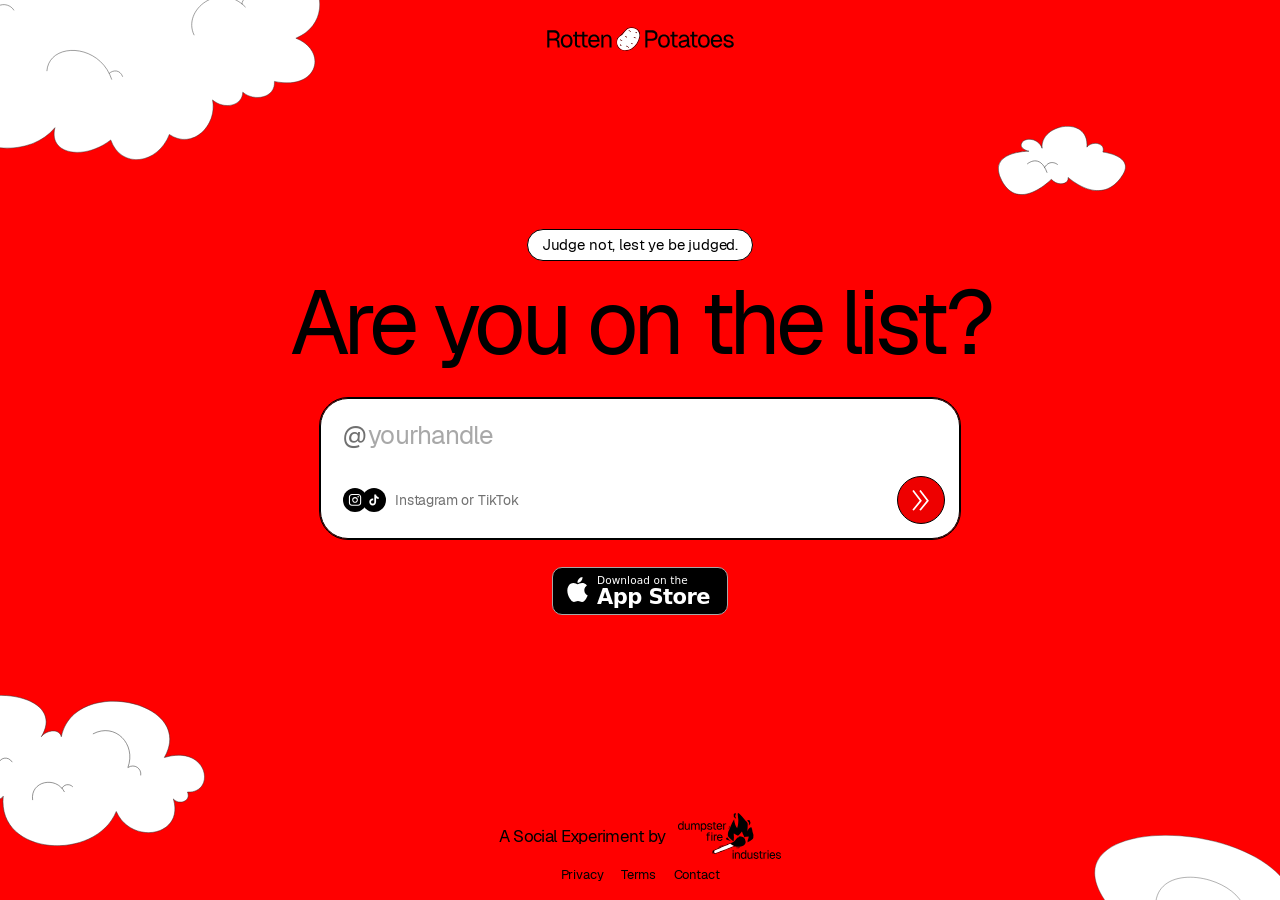
<file: index.html>
<!doctype html>
<html lang="en">
<head>
<meta charset="utf-8">
<meta name="viewport" content="width=device-width, initial-scale=1, viewport-fit=cover">
<title>Rotten Potatoes — Are you on the list?</title>
<meta name="description" content="St. Louis creators, ranked by pure data. Type your handle to find out if you’re on the list.">
<meta name="theme-color" content="#FF0000">
<meta property="og:title" content="Are you on the list? — Rotten Potatoes">
<meta property="og:description" content="St. Louis creators, ranked by pure data. Judge not, lest ye be judged.">
<link rel="preload" href="assets/fonts/Geist-Regular.woff2" as="font" type="font/woff2" crossorigin>
<style>
  @font-face{font-family:Geist;font-weight:400;font-style:normal;font-display:swap;src:url("assets/fonts/Geist-Regular.woff2") format("woff2")}
  @font-face{font-family:Geist;font-weight:500;font-style:normal;font-display:swap;src:url("assets/fonts/Geist-Medium.woff2") format("woff2")}

  /* The app's tokens: page red from the marketing cards, screen red (#EE0000) from
     Theme.swift, black ink, white paper, thin outlines, no shadows. */
  :root{
    --page:#FF0000; --red:#EE0000; --ink:#000; --paper:#fff; --muted:#707070;
    --line:1.5px;
    --soft:cubic-bezier(.22,1,.36,1);
    --bouncy:cubic-bezier(.34,1.56,.64,1);
  }
  *{box-sizing:border-box}
  html,body{margin:0;height:100%}
  body{
    background:var(--page); color:var(--ink); overflow:hidden;
    font:400 16px/1.3 Geist,-apple-system,system-ui,sans-serif; letter-spacing:-.01em;
    -webkit-font-smoothing:antialiased; -webkit-tap-highlight-color:transparent;
  }
  img{display:block}
  button,input{font:inherit;color:inherit}
  button{cursor:pointer}

  /* ---------- Sky: the app's clouds, sailing slowly ---------- */
  .sky{position:fixed; inset:0; z-index:0; overflow:hidden; pointer-events:none}
  .cloud,.sc{position:absolute; animation:sway var(--t,22s) ease-in-out var(--d,0s) infinite alternate}
  .cloud img,.sc img{width:100%}
  @keyframes sway{from{transform:translateX(calc(var(--a,5vw) * -1))} to{transform:translateX(var(--a,5vw))}}
  .c1{width:34vw; left:-9vw;  top:-8svh;    --t:26s; --d:-7s}
  .c2{width:10vw; right:12vw; top:14svh;    --t:18s; --d:-3s;  --a:3.5vw}
  .c3{width:24vw; left:-8vw;  bottom:6svh;  --t:22s; --d:-12s}
  .c4{width:28vw; right:-9vw; bottom:-6svh; --t:30s; --d:-16s}

  /* ---------- Home: one centered prompt, Lovable-style ---------- */
  .top{position:fixed; z-index:2; top:0; left:0; right:0; display:flex; justify-content:center;
    padding:max(24px,env(safe-area-inset-top)) 16px 0; transition:opacity .35s}
  .top img{height:30px; width:auto}

  .hero{position:fixed; inset:0; z-index:1; display:flex; flex-direction:column; align-items:center; justify-content:center;
    text-align:center; padding:84px 16px 140px; transition:opacity .4s ease, transform .6s var(--soft)}
  .tag{margin:0; background:var(--paper); border:var(--line) solid var(--ink); border-radius:99px; padding:5px 14px 6px; font-size:15px}
  h1{margin:22px 0 0; font-weight:400; font-size:clamp(46px,7vw,104px); line-height:.88; letter-spacing:-.05em}

  .prompt{margin-top:36px; width:min(640px,100%); text-align:left; background:var(--paper);
    border:var(--line) solid var(--ink); border-radius:28px; padding:20px 14px 14px 22px; cursor:text}
  .prompt:focus-within{outline:1px solid var(--ink)}
  .prompt.nope{animation:nope .4s ease}
  @keyframes nope{20%,60%{transform:translateX(-8px)} 40%,80%{transform:translateX(8px)}}
  .field{display:flex; align-items:baseline; font-size:clamp(22px,2vw,26px); letter-spacing:-.03em}
  .field .at{color:var(--muted)}
  .field input{flex:1; min-width:0; border:0; outline:0; background:none; padding:0 0 0 2px; font-size:inherit; letter-spacing:inherit}
  .field input::placeholder{color:#a8a8a8; opacity:1}
  .row{display:flex; align-items:center; justify-content:space-between; gap:12px; margin-top:24px}
  .hint{display:flex; align-items:center; gap:9px; font-size:14px; color:var(--muted)}
  .pair{display:flex}
  .pair img{width:24px; height:24px}
  .pair img+img{margin-left:-5px}
  .go{flex:none; width:48px; height:48px; padding:0; border-radius:50%; background:var(--red); border:var(--line) solid var(--ink);
    display:grid; place-items:center; transition:transform .3s var(--bouncy)}
  .go img{height:17px; transform:rotate(90deg)}
  .go:hover{transform:scale(1.06)}
  .go:active{transform:scale(.88)}

  /* Clean App Store badge, built to Apple's proportions. */
  .store{display:inline-flex; align-items:center; gap:7px; height:48px; padding:0 17px 0 12px; margin-top:28px;
    background:#000; color:#fff; border:1px solid #a6a6a6; border-radius:10px; text-decoration:none;
    font-family:-apple-system,"SF Pro Display",system-ui,sans-serif; transition:transform .3s var(--bouncy)}
  .store:active{transform:scale(.95)}
  .store svg{width:25px; height:25px; margin-top:-3px}
  .store span{display:flex; flex-direction:column; align-items:flex-start; line-height:1}
  .store small{font-size:10.5px; letter-spacing:.01em}
  .store b{font-size:21px; font-weight:600; letter-spacing:-.025em; margin-top:1px}

  /* "A Social Experiment by" + the Dumpster Fire Industries logo, as on App Screen 6. */
  .foot{position:fixed; z-index:1; left:0; right:0; bottom:max(16px,env(safe-area-inset-bottom));
    display:flex; flex-direction:column; align-items:center; gap:8px; transition:opacity .35s}
  .by{margin:0; display:flex; align-items:center; gap:12px; font-size:17px; letter-spacing:-.03em; line-height:1}
  .by a{display:block; transition:transform .3s var(--bouncy)}
  .by a:hover{transform:rotate(-4deg) scale(1.05)}
  .by img{height:46px; width:auto}
  /* Privacy, terms and contact: the App Store's support page needs them. */
  .links{display:flex; gap:18px; font-size:13px}
  .links a{color:var(--ink); text-decoration:none}
  .links a:hover{text-decoration:underline}
  /* Until the app is live, download buttons say so instead of linking nowhere. */
  .soon{cursor:default}
  .store.soon:active,.claim.soon:active{transform:none !important}

  body:not([data-stage="home"]) .hero{opacity:0; transform:translateY(-6svh); pointer-events:none}
  body:not([data-stage="home"]) .top,
  body:not([data-stage="home"]) .foot{opacity:0; pointer-events:none}

  /* ---------- Result: the phone, and the copy beside it ---------- */
  .result{position:fixed; inset:0; z-index:3; display:flex; align-items:center; justify-content:center;
    gap:clamp(40px,6vw,96px); padding:24px 16px; overflow-y:auto; visibility:hidden; transition:visibility 0s linear .95s}
  body:not([data-stage="home"]) .result{visibility:visible; transition:none}

  /* Phone frame copied from App Screen 3: white body, double black outline, white notch
     with a speaker slit, black island under it. */
  .phone{--P:min(380px,calc((100svh - 48px) / 2.019)); position:relative; flex:none; width:var(--P); aspect-ratio:733/1480;
    background:var(--paper); border:2.5px solid var(--ink); border-radius:calc(var(--P) * .135);
    transform:translateY(115svh); transition:transform .95s var(--soft)}
  body:not([data-stage="home"]) .phone{transform:none}
  .phone::before{content:""; position:absolute; inset:calc(var(--P) * .0085); border:2.5px solid var(--ink);
    border-radius:calc(var(--P) * .125); pointer-events:none}
  .screen{position:absolute; inset:calc(var(--P) * .056); border:2px solid var(--ink); border-radius:calc(var(--P) * .085);
    background:var(--red); overflow:hidden; container-type:inline-size; isolation:isolate}
  .notch{position:absolute; z-index:20; top:-2px; left:50%; transform:translateX(-50%); width:56cqw; height:7.8cqw;
    background:var(--paper); border:2px solid var(--ink); border-top:0; border-radius:0 0 4.5cqw 4.5cqw}
  .notch::after{content:""; position:absolute; left:50%; top:1.4cqw; transform:translateX(-50%); width:13cqw; height:1.9cqw;
    background:var(--paper); border:2px solid var(--ink); border-radius:99px}
  .island{position:absolute; z-index:19; top:calc(7.8cqw - 4px); left:50%; transform:translateX(-50%); width:31cqw; height:4.2cqw;
    background:var(--ink); border-radius:0 0 2.2cqw 2.2cqw}

  /* The profile's own clouds (ProfileScreen.swift: artCloudLarge and artCloudSmall). */
  .sc{pointer-events:none}
  .sc.big{width:112cqw; left:-34cqw; top:-1cqw; z-index:1; --t:14s; --a:8cqw}
  .sc.small{width:32.5cqw; left:84cqw; top:89cqw; z-index:6; --t:11s; --d:-4s; --a:6cqw}

  .back{position:absolute; z-index:8; left:8cqw; top:15.5cqw; width:12.6cqw; height:12.6cqw; padding:0; border-radius:50%;
    background:var(--paper); border:var(--line) solid var(--ink); display:grid; place-items:center; transition:transform .3s var(--bouncy)}
  .back img{height:4.4cqw; transform:rotate(-90deg); filter:invert(1)}
  .back:active{transform:scale(.9)}

  .view{position:absolute; inset:0; z-index:5; display:flex; flex-direction:column; align-items:center}

  /* Loading: the checklist builds while the scores are "worked out". */
  .loading{z-index:7; padding:31cqw 9cqw 0; transition:opacity .35s ease, transform .5s var(--soft)}
  body[data-stage="profile"] .loading{opacity:0; transform:translateY(-8cqw); pointer-events:none}
  .ltitle{margin:0 0 6cqw; font-size:7.6cqw; line-height:.95; letter-spacing:-.05em; text-align:center}
  .steps{list-style:none; margin:0; padding:0; width:100%; display:flex; flex-direction:column; gap:2.8cqw}
  .step{display:flex; align-items:center; gap:3cqw; height:14cqw; padding:0 3cqw 0 2.4cqw; background:var(--paper);
    border:var(--line) solid var(--ink); border-radius:7cqw; font-size:4.2cqw; letter-spacing:-.02em;
    opacity:0; transform:translateY(5cqw) scale(.94); transition:opacity .25s ease, transform .55s var(--bouncy)}
  .step.on{opacity:1; transform:none}
  .ico{flex:none; width:9.5cqw; height:9.5cqw; display:flex; align-items:center; justify-content:center}
  .ico img,.ico svg{max-width:100%; max-height:100%}
  .ico.two img{width:6.6cqw; height:6.6cqw}
  .ico.two img+img{margin-left:-2.2cqw}
  .step .txt{flex:1; min-width:0; white-space:nowrap; overflow:hidden; text-overflow:ellipsis}
  .state{flex:none; width:6.4cqw; height:6.4cqw; border-radius:50%; border:var(--line) dashed var(--ink);
    display:grid; place-items:center; animation:spin 1.4s linear infinite}
  .state svg{width:72%; opacity:0}
  .step.done .state{border-style:solid; background:var(--ink); animation:pop .45s var(--bouncy)}
  .step.done .state svg{opacity:1}
  @keyframes spin{to{transform:rotate(360deg)}}
  @keyframes pop{from{transform:scale(.4)} to{transform:scale(1)}}

  /* Profile: ProfileScreen.swift at Figma px / 1457 = cqw. */
  .profile{padding-top:24.7cqw; pointer-events:none}
  body[data-stage="profile"] .profile{pointer-events:auto}
  .profile > *{opacity:0; transform:translateY(5cqw); transition:opacity .4s ease, transform .75s var(--soft)}
  body[data-stage="profile"] .profile > *{opacity:1; transform:none}
  body[data-stage="profile"] .profile > :nth-child(2){transition-delay:.06s}
  body[data-stage="profile"] .profile > :nth-child(3){transition-delay:.14s}
  body[data-stage="profile"] .profile > :nth-child(4){transition-delay:.22s}
  body[data-stage="profile"] .profile > :nth-child(5){transition-delay:.3s}
  .photo{position:relative; width:75.4cqw; aspect-ratio:1; border-radius:9.5cqw; border:var(--line) solid var(--ink);
    background:var(--paper); overflow:hidden; display:grid; place-items:center}
  .initials{font-weight:500; font-size:27cqw; letter-spacing:-.02em}
  .photo img{position:absolute; inset:0; width:100%; height:100%; object-fit:cover; filter:grayscale(1); opacity:0; transition:opacity .25s}
  .photo img.ok{opacity:1}
  .ident{width:100%; margin-top:4.8cqw; padding:0 8cqw; text-align:center; color:var(--paper)}
  .handle{margin:0; font-size:9.7cqw; line-height:1.1; letter-spacing:-.05em; white-space:nowrap}
  .rank{margin:1.2cqw 0 0; font-size:max(10px,2.96cqw)}
  /* Scores never show on the web: blurred, digits rolling underneath, a lock on top. */
  .scores{display:flex; flex-direction:column; align-items:center; gap:3cqw; margin-top:4.1cqw; text-decoration:none}
  .vals{display:flex; gap:6.1cqw}
  .scores .score img{filter:blur(.35cqw)}
  .scores .score i{filter:blur(1.25cqw)}
  .lock{display:flex; align-items:center; gap:1.4cqw;
    white-space:nowrap; height:8.6cqw; padding:0 3.4cqw; background:var(--paper); border:var(--line) solid var(--ink);
    border-radius:99px; color:var(--ink); font-size:3.4cqw; letter-spacing:-.02em}
  .lock svg{width:3.3cqw}
  body[data-stage="profile"] .lock{animation:lockIn .6s var(--bouncy) .8s both}
  @keyframes lockIn{from{transform:scale(.3); opacity:0} to{transform:none; opacity:1}}
  .scores:active .lock{transform:scale(.92)}
  .blur{display:inline-block; min-width:1.4em; filter:blur(.8cqw); font-variant-numeric:tabular-nums}
  .claim.nudge{animation:nudge .55s var(--bouncy)}
  @keyframes nudge{35%{transform:scale(1.07)} 70%{transform:scale(.98)}}
  .score{display:flex; align-items:flex-end; gap:2.2cqw; color:var(--paper); font-size:6.93cqw; line-height:.9;
    letter-spacing:-.05em; font-variant-numeric:tabular-nums}
  .score i{font-style:normal}
  .score img{height:9.65cqw; width:auto}
  .note{margin:3.6cqw 0 0; width:78cqw; text-align:center; color:var(--paper); font-size:max(11px,3.2cqw); line-height:1.3}
  .claim{margin-top:4.6cqw; width:82cqw; height:13.7cqw; display:flex; flex-direction:column; align-items:center; justify-content:center;
    background:var(--paper); border:var(--line) solid var(--ink); border-radius:6.7cqw; color:var(--ink); text-decoration:none}
  .claim b{font-weight:400; font-size:4.4cqw; line-height:1.1; letter-spacing:-.03em}
  .claim small{font-size:max(9px,2.75cqw)}
  .claim:active{transform:scale(.96) !important}

  /* The app's tab bar (TabBar.swift), with the Board tab picked. Decoration only. */
  .tabs{position:absolute; z-index:7; left:0; right:0; bottom:-6cqw; display:flex; justify-content:space-around;
    padding:4.1cqw 3.4cqw 10.1cqw; background:var(--red); border:var(--line) solid var(--ink); border-radius:6.7cqw 6.7cqw 0 0}
  .tabs i{width:17.2cqw; height:17.2cqw; border-radius:50%; background:var(--ink); border:var(--line) solid var(--ink);
    display:grid; place-items:center}
  .tabs i.sel{background:var(--paper); transform:scale(1.06)}
  .tabs .t-splat{width:10.3cqw; filter:brightness(0)}
  .tabs svg{width:7.2cqw}
  .tabs .t-flame{height:7.4cqw}
  .tabs .t-person{height:8cqw; filter:invert(1)}

  .aside{width:min(360px,100%); opacity:0; transform:translateY(16px); transition:opacity .3s ease, transform .5s var(--soft)}
  body[data-stage="profile"] .aside{opacity:1; transform:none; transition-delay:.45s}
  .aside h2{margin:0; font-weight:400; font-size:clamp(36px,3.6vw,54px); line-height:.9; letter-spacing:-.05em; overflow-wrap:anywhere}
  .aside p{margin:18px 0 0; font-size:18px; line-height:1.35}
  .again{display:block; margin-top:16px; height:40px; padding:0 18px; background:var(--paper); border:var(--line) solid var(--ink);
    border-radius:99px; font-size:15px; transition:transform .3s var(--bouncy)}
  .again:active{transform:scale(.94)}

  /* ---------- Phones and narrow windows ---------- */
  @media (max-width:820px), (orientation:portrait){
    .c1{width:74vw; left:-28vw; top:-3svh}
    .c2{width:22vw; right:4vw; top:15svh}
    .c3{width:52vw; left:-20vw; bottom:9svh}
    .c4{width:60vw; right:-24vw; bottom:-4svh}
    .result{flex-direction:column; justify-content:flex-start; gap:32px; padding:16px 16px 56px}
    .phone{--P:min(88vw,380px,calc((100svh - 32px) / 2.019))}
    .aside{display:flex; flex-direction:column; align-items:center; text-align:center}
  }
  @media (max-height:640px) and (orientation:landscape){
    h1{font-size:clamp(40px,6vw,72px)} .prompt{margin-top:24px} .store{margin-top:18px} .by{display:none}
  }
  @media (prefers-reduced-motion:reduce){
    *,*::before,*::after{animation-duration:.01ms !important; animation-iteration-count:1 !important; transition-duration:.01ms !important}
  }
</style>
</head>
<body data-stage="home">

  <div class="sky" aria-hidden="true">
    <div class="cloud c1"><img src="assets/artCloudLarge.svg" alt=""></div>
    <div class="cloud c2"><img src="assets/artCloudSmall.svg" alt=""></div>
    <div class="cloud c3"><img src="assets/artCloudWide.svg" alt=""></div>
    <div class="cloud c4"><img src="assets/artCloudLow.svg" alt=""></div>
  </div>

  <header class="top"><img src="assets/rpLogo.svg" alt="Rotten Potatoes"></header>

  <main class="hero">
    <p class="tag">Judge not, lest ye be judged.</p>
    <h1>Are you on the list?</h1>

    <form class="prompt" id="prompt" novalidate>
      <label class="field">
        <span class="at">@</span>
        <input id="handle" type="text" placeholder="yourhandle" aria-label="Your Instagram or TikTok handle"
               autocomplete="off" autocapitalize="none" autocorrect="off" spellcheck="false" enterkeyhint="go" maxlength="60">
      </label>
      <div class="row">
        <span class="hint"><span class="pair"><img src="assets/iconInstagram.svg" alt=""><img src="assets/iconTikTok.svg" alt=""></span>Instagram or TikTok</span>
        <button class="go" type="submit" aria-label="Check my score"><img src="assets/iconChevronDouble.svg" alt=""></button>
      </div>
    </form>

    <a class="store" data-store aria-label="Download on the App Store">
      <svg viewBox="0 0 24 24" fill="#fff" aria-hidden="true"><path d="M12.152 6.896c-.948 0-2.415-1.078-3.96-1.04-2.04.027-3.91 1.183-4.961 3.014-2.117 3.675-.546 9.103 1.519 12.09 1.013 1.454 2.208 3.090 3.792 3.039 1.520-.065 2.090-.987 3.935-.987 1.831 0 2.350.987 3.960.948 1.637-.026 2.676-1.480 3.676-2.948 1.156-1.688 1.636-3.325 1.662-3.415-.039-.013-3.182-1.221-3.220-4.857-.026-3.040 2.480-4.494 2.597-4.559-1.429-2.090-3.623-2.324-4.390-2.376-2-.156-3.675 1.090-4.610 1.090zM15.530 3.830c.843-1.012 1.400-2.427 1.245-3.830-1.207.052-2.662.805-3.532 1.818-.780.896-1.454 2.338-1.273 3.714 1.338.104 2.715-.688 3.559-1.701"/></svg>
      <span><small>Download on the</small><b>App Store</b></span>
    </a>
  </main>

  <footer class="foot">
    <p class="by">A Social Experiment by <a href="https://www.instagram.com/rottenpotatoesstl/" target="_blank" rel="noopener" aria-label="Dumpster Fire Industries on Instagram (@rottenpotatoesstl)"><img src="assets/dfiLogo.svg" alt="Dumpster Fire Industries"></a></p>
    <nav class="links"><a href="/privacy/">Privacy</a><a href="/terms/">Terms</a><a href="mailto:rottenpotatoesstl@gmail.com">Contact</a></nav>
  </footer>

  <section class="result" aria-live="polite">
    <div class="phone">
      <div class="screen">
        <div class="notch"></div><div class="island"></div>
        <div class="sc big"><img src="assets/artCloudLarge.svg" alt=""></div>
        <div class="sc small"><img src="assets/artCloudSmall.svg" alt=""></div>
        <button class="back" id="back" type="button" aria-label="Check another handle"><img src="assets/iconChevronDouble.svg" alt=""></button>

        <div class="view loading" aria-label="Building your estimate">
          <p class="ltitle">Sizing you up…</p>
          <ol class="steps" id="steps">
            <li class="step">
              <span class="ico"><svg viewBox="0 0 40 40"><circle cx="20" cy="20" r="20"/><circle cx="18" cy="18" r="6.5" fill="none" stroke="#fff" stroke-width="3.2"/><path d="M23 23l5 5" stroke="#fff" stroke-width="3.2" stroke-linecap="round"/></svg></span>
              <span class="txt" id="findText">Finding you</span><i class="state"><svg viewBox="0 0 24 24"><path d="M6 12.5l4 4 8-9" fill="none" stroke="#fff" stroke-width="3" stroke-linecap="round" stroke-linejoin="round"/></svg></i>
            </li>
            <li class="step">
              <span class="ico two"><img src="assets/iconInstagram.svg" alt=""><img src="assets/iconTikTok.svg" alt=""></span>
              <span class="txt">Pulling your social data</span><i class="state"><svg viewBox="0 0 24 24"><path d="M6 12.5l4 4 8-9" fill="none" stroke="#fff" stroke-width="3" stroke-linecap="round" stroke-linejoin="round"/></svg></i>
            </li>
            <li class="step">
              <span class="ico"><svg viewBox="0 0 40 40"><circle cx="20" cy="20" r="20"/><path d="M13 27v-6M20 27V13M27 27v-9" stroke="#fff" stroke-width="3.4" stroke-linecap="round"/></svg></span>
              <span class="txt">Running the analytics</span><i class="state"><svg viewBox="0 0 24 24"><path d="M6 12.5l4 4 8-9" fill="none" stroke="#fff" stroke-width="3" stroke-linecap="round" stroke-linejoin="round"/></svg></i>
            </li>
            <li class="step">
              <span class="ico"><img src="assets/iconPotato.svg" alt=""></span>
              <span class="txt">Building your Spud Score</span><i class="state"><svg viewBox="0 0 24 24"><path d="M6 12.5l4 4 8-9" fill="none" stroke="#fff" stroke-width="3" stroke-linecap="round" stroke-linejoin="round"/></svg></i>
            </li>
            <li class="step">
              <span class="ico"><img src="assets/iconFries.svg" alt=""></span>
              <span class="txt">Building your Social Score</span><i class="state"><svg viewBox="0 0 24 24"><path d="M6 12.5l4 4 8-9" fill="none" stroke="#fff" stroke-width="3" stroke-linecap="round" stroke-linejoin="round"/></svg></i>
            </li>
          </ol>
        </div>

        <div class="view profile">
          <div class="photo"><span class="initials" id="initials"></span><img id="photoImg" alt="" referrerpolicy="no-referrer"></div>
          <div class="ident">
            <p class="handle" id="phandle"></p>
            <p class="rank" id="prank"></p>
          </div>
          <a class="scores" data-store aria-label="Your Spud Score and Social Score are locked. Claim your profile in the app to see them.">
            <span class="vals" aria-hidden="true">
              <span class="score"><img src="assets/iconPotato.svg" alt=""><i>87%</i></span>
              <span class="score"><img src="assets/iconFries.svg" alt=""><i>42%</i></span>
            </span>
            <span class="lock" aria-hidden="true"><svg viewBox="0 0 24 24"><rect x="4.5" y="10" width="15" height="11.5" rx="2.6"/><path d="M8 10V7.4a4 4 0 0 1 8 0V10" fill="none" stroke="#000" stroke-width="2.4"/></svg>Claim to see</span>
          </a>
          <p class="note" id="note">Your scores are in. Claim your profile in the app to see them.</p>
          <a class="claim" id="claim" data-store><b>Claim Profile</b><small>Download the app to see your scores</small></a>
        </div>

        <div class="tabs" aria-hidden="true">
          <i class="sel"><img class="t-splat" src="assets/iconSplat.svg" alt=""></i>
          <i><svg viewBox="0 0 24 24"><circle cx="10.5" cy="10.5" r="6" fill="none" stroke="#fff" stroke-width="3"/><path d="M15 15l5 5" stroke="#fff" stroke-width="3" stroke-linecap="round"/></svg></i>
          <i><img class="t-flame" src="assets/iconHotStreakBody.svg" alt=""></i>
          <i><img class="t-person" src="assets/iconPerson.svg" alt=""></i>
        </div>
      </div>
    </div>

    <div class="aside">
      <h2 id="ahead">Claim your profile.</h2>
      <p id="abody">Download the app and claim your profile to see your Spud Score and Social Score.</p>
      <a class="store" data-store aria-label="Download on the App Store">
        <svg viewBox="0 0 24 24" fill="#fff" aria-hidden="true"><path d="M12.152 6.896c-.948 0-2.415-1.078-3.96-1.04-2.04.027-3.91 1.183-4.961 3.014-2.117 3.675-.546 9.103 1.519 12.09 1.013 1.454 2.208 3.090 3.792 3.039 1.520-.065 2.090-.987 3.935-.987 1.831 0 2.350.987 3.960.948 1.637-.026 2.676-1.480 3.676-2.948 1.156-1.688 1.636-3.325 1.662-3.415-.039-.013-3.182-1.221-3.220-4.857-.026-3.040 2.480-4.494 2.597-4.559-1.429-2.090-3.623-2.324-4.390-2.376-2-.156-3.675 1.090-4.610 1.090zM15.530 3.830c.843-1.012 1.400-2.427 1.245-3.830-1.207.052-2.662.805-3.532 1.818-.780.896-1.454 2.338-1.273 3.714 1.338.104 2.715-.688 3.559-1.701"/></svg>
        <span><small>Download on the</small><b>App Store</b></span>
      </a>
      <button class="again" id="again" type="button">Check another handle</button>
    </div>
  </section>

<script>
  // Swap in the real listing once the app is live.
  // The App Store listing. Leave it empty to turn every download button back into "Coming soon".
  var APP_STORE_URL = "https://apps.apple.com/us/app/rotten-potatoes/id6828552616";

  var $ = function (s) { return document.querySelector(s); };
  var body = document.body;
  var form = $('#prompt');
  var input = $('#handle');
  var steps = [].slice.call(document.querySelectorAll('.step'));
  var reduce = matchMedia('(prefers-reduced-motion: reduce)').matches;
  var finePointer = matchMedia('(pointer: fine)').matches;
  var timers = [];
  var current = null;

  document.querySelectorAll('[data-store]').forEach(function (a) {
    if (APP_STORE_URL) { a.href = APP_STORE_URL; return; }
    a.classList.add('soon');
    a.removeAttribute('href');
    if (a.classList.contains('store')) {
      a.querySelector('small').textContent = 'Coming soon to the';
      a.setAttribute('aria-label', 'Coming soon to the App Store');
    }
  });
  if (!APP_STORE_URL) {
    $('#claim small').textContent = 'Coming soon to the App Store';
  }
  if (finePointer) input.focus();
  form.addEventListener('click', function () { input.focus(); });
  // The box already shows the @, so a typed one is dropped.
  input.addEventListener('input', function () { if (input.value.charAt(0) === '@') input.value = input.value.replace(/^@+/, ''); });

  function later(fn, ms) { timers.push(setTimeout(fn, ms)); }

  // Accepts "name", "@name", or a pasted profile link.
  function clean(v) {
    v = v.trim().replace(/[?#].*$/, '');
    if (v.indexOf('/') > -1) { var parts = v.split('/').filter(Boolean); v = parts[parts.length - 1] || ''; }
    return v.replace(/^@+/, '').replace(/[^A-Za-z0-9._]/g, '').toLowerCase().slice(0, 30);
  }

  // The board lives in the app's Supabase project. This is the app's publishable key: it only
  // reads what the app already shows publicly.
  var SUPABASE_URL = 'https://flzsfavfllkipoepbjtb.supabase.co';
  var SUPABASE_KEY = 'sb_publishable_mVL0GgMRMYOTwumotrW_rw_g18opzcm';
  var rollTimer = null;

  form.addEventListener('submit', function (e) {
    e.preventDefault();
    var h = clean(input.value);
    if (!h) {
      form.classList.remove('nope'); void form.offsetWidth; form.classList.add('nope');
      input.focus();
      return;
    }
    run(h);
  });

  function run(h) {
    stop();
    current = h;
    show(h, null);
    lookup(h).then(function (found) { if (current === h) show(h, found); });
    input.blur();
    body.dataset.stage = 'loading';

    var start = reduce ? 50 : 750, gap = reduce ? 60 : 820;
    steps.forEach(function (li, i) {
      later(function () { li.classList.add('on'); }, start + i * gap);
      later(function () { li.classList.add('done'); }, start + i * gap + gap - 140);
    });
    later(function () { body.dataset.stage = 'profile'; roll(); }, start + steps.length * gap + (reduce ? 0 : 350));
    later(function () { $('#claim').classList.add('nudge'); }, start + steps.length * gap + 2200);
  }

  // Is this handle on the board? If so, the profile photo the app already saved for it
  // (a claimed photo first, then Instagram, then TikTok).
  function lookup(h) {
    var url = SUPABASE_URL + '/rest/v1/accounts?select=platform,photo_url,creators!inner(claimed_photo_url)&handle=eq.' + encodeURIComponent(h);
    return fetch(url, { headers: { apikey: SUPABASE_KEY } })
      .then(function (r) { if (!r.ok) throw new Error('lookup ' + r.status); return r.json(); })
      .then(function (rows) {
        rows.sort(function (a, b) { return (a.platform === 'instagram' ? 0 : 1) - (b.platform === 'instagram' ? 0 : 1); });
        var photos = [];
        rows.forEach(function (r) { if (r.creators && r.creators.claimed_photo_url) photos.push(r.creators.claimed_photo_url); });
        rows.forEach(function (r) { if (r.photo_url) photos.push(r.photo_url); });
        return { listed: rows.length > 0, photos: photos };
      })
      .catch(function () { return { listed: null, photos: [] }; });
  }

  // found: null while looking, then { listed: true | false | null (lookup failed), photos }.
  function show(h, found) {
    var listed = found ? found.listed : null;
    $('#findText').textContent = 'Finding @' + h;
    var handle = $('#phandle');
    handle.textContent = '@' + h;
    // Long handles shrink to fit, like the app's minimumScaleFactor.
    handle.style.fontSize = 'min(9.7cqw, ' + (158 / (h.length + 1)).toFixed(2) + 'cqw)';

    var rank = $('#prank');
    if (listed === false) {
      rank.textContent = 'Not ranked yet';
    } else {
      rank.innerHTML = '#<span class="blur">' + (10 + Math.floor(Math.random() * 90)) + '</span> in St. Louis';
    }

    var head = $('#ahead'), copy = $('#abody');
    $('#note').textContent = listed === false
      ? 'Claim your profile in the app to get your scores.'
      : 'Your scores are in. Claim your profile in the app to see them.';
    if (listed === true) {
      head.textContent = '@' + h + ', you’re on the list.';
      copy.textContent = 'Your Spud Score and Social Score are ready. Download the app and claim your profile to see where you rank in St. Louis.';
    } else if (listed === false) {
      head.textContent = '@' + h + ', you’re not on the list yet.';
      copy.textContent = 'Download the app and claim your profile to get your Spud Score and Social Score.';
    } else {
      head.textContent = '@' + h + ', claim your profile.';
      copy.textContent = 'Download the app and claim your profile to see your Spud Score and Social Score.';
    }

    if (!found) {
      $('#initials').textContent = (h.replace(/[^a-z0-9]/g, '').slice(0, 2) || '?').toUpperCase();
      $('#photoImg').classList.remove('ok');
      $('#photoImg').removeAttribute('src');
      return;
    }
    var photos = found.photos.slice();
    // Not on the board: try their public TikTok photo. unavatar's Instagram lookup is paid only.
    if (!photos.length) photos.push('https://unavatar.io/tiktok/' + encodeURIComponent(h) + '?fallback=false');
    loadPhoto(h, photos);
  }

  // Black and white like the app; initials stay if nothing loads.
  function loadPhoto(h, sources) {
    var img = $('#photoImg'), i = 0;
    img.onload = function () { if (current === h) img.classList.add('ok'); };
    img.onerror = function () { i++; if (current === h && i < sources.length) img.src = sources[i]; };
    img.src = sources[0];
  }

  // The blurred numbers never settle, so there's nothing to read through the blur.
  function roll() {
    clearInterval(rollTimer);
    if (reduce) return;
    rollTimer = setInterval(function () {
      document.querySelectorAll('.score i').forEach(function (el) { el.textContent = (10 + Math.floor(Math.random() * 90)) + '%'; });
      var r = document.querySelector('#prank .blur');
      if (r) r.textContent = 1 + Math.floor(Math.random() * 240);
    }, 110);
  }

  function stop() {
    timers.forEach(clearTimeout); timers = [];
    clearInterval(rollTimer);
    $('#claim').classList.remove('nudge');
    steps.forEach(function (li) { li.classList.remove('on', 'done'); });
  }

  function reset() {
    stop();
    current = null;
    body.dataset.stage = 'home';
    $('.result').scrollTop = 0;
    if (finePointer) setTimeout(function () { input.focus(); input.select(); }, 450);
  }

  $('#back').addEventListener('click', reset);
  $('#again').addEventListener('click', reset);
  document.addEventListener('keydown', function (e) { if (e.key === 'Escape' && body.dataset.stage !== 'home') reset(); });
</script>
</body>
</html>
</file>
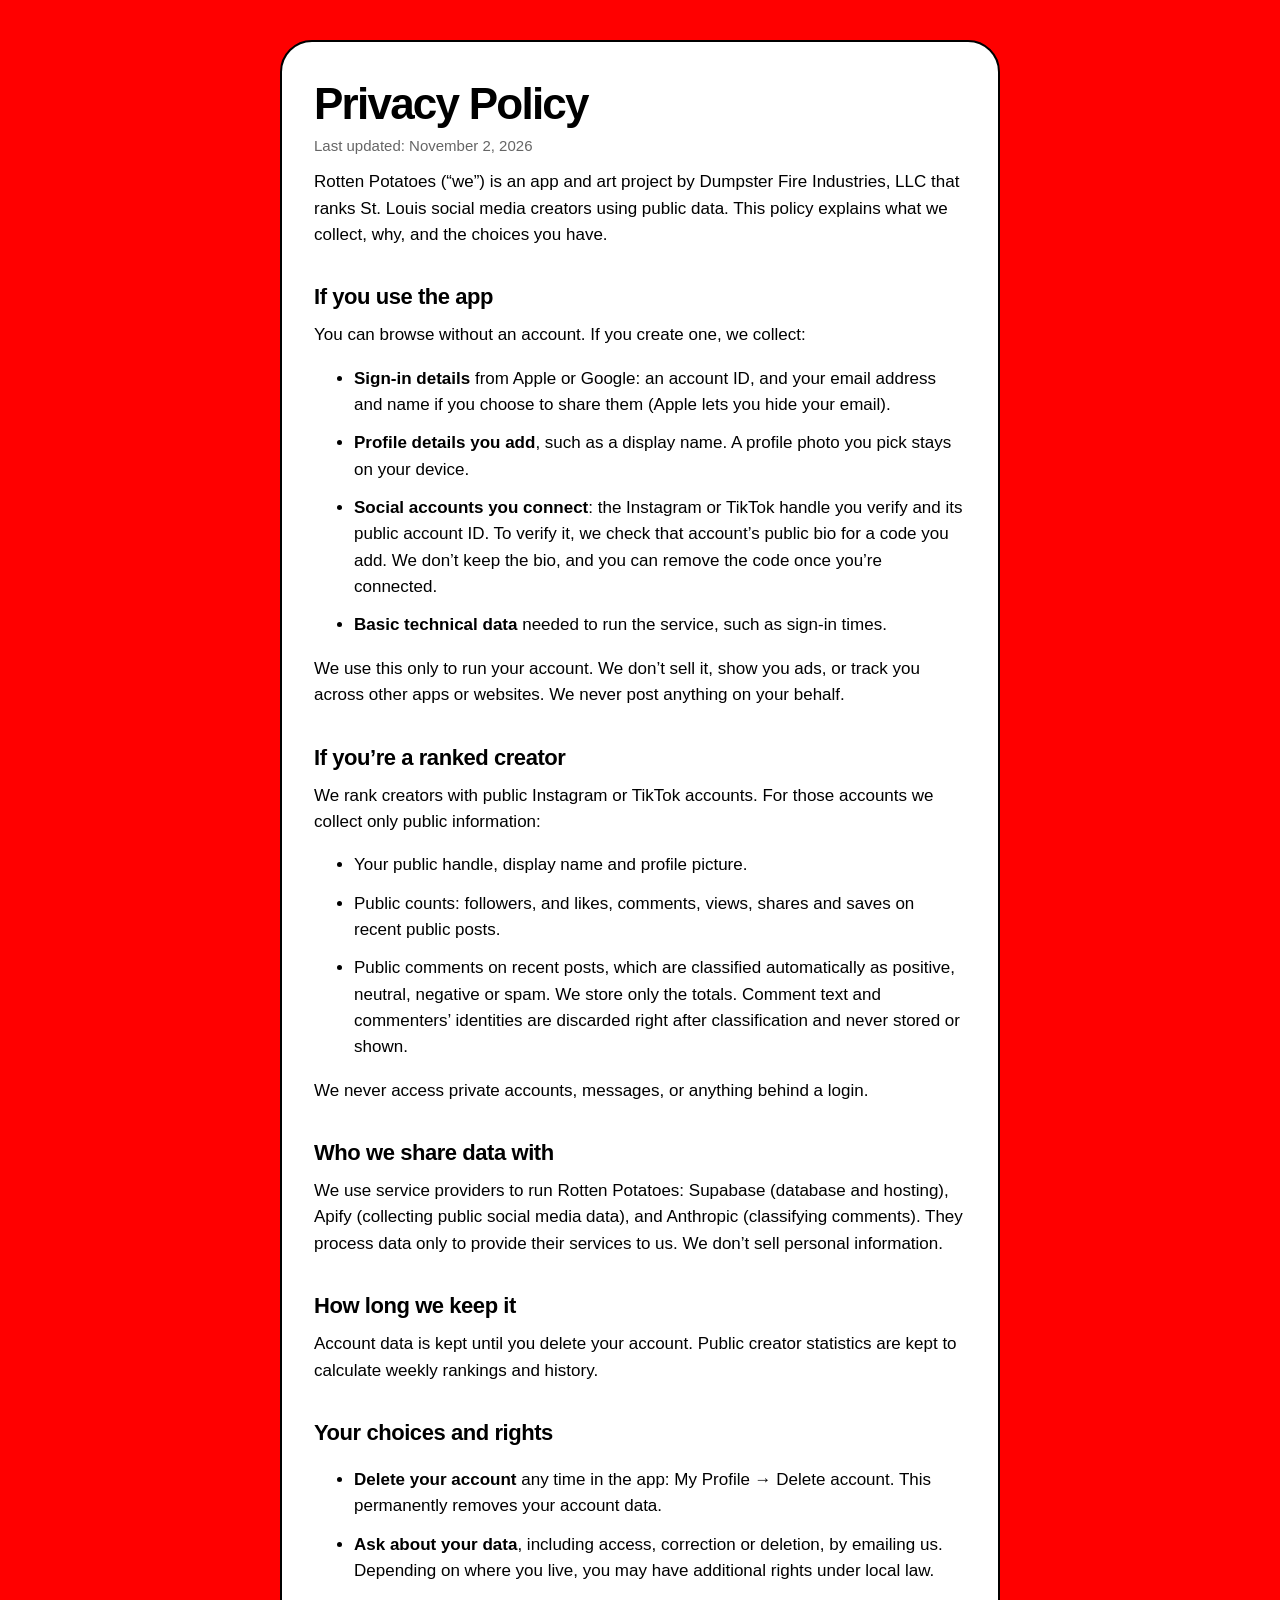
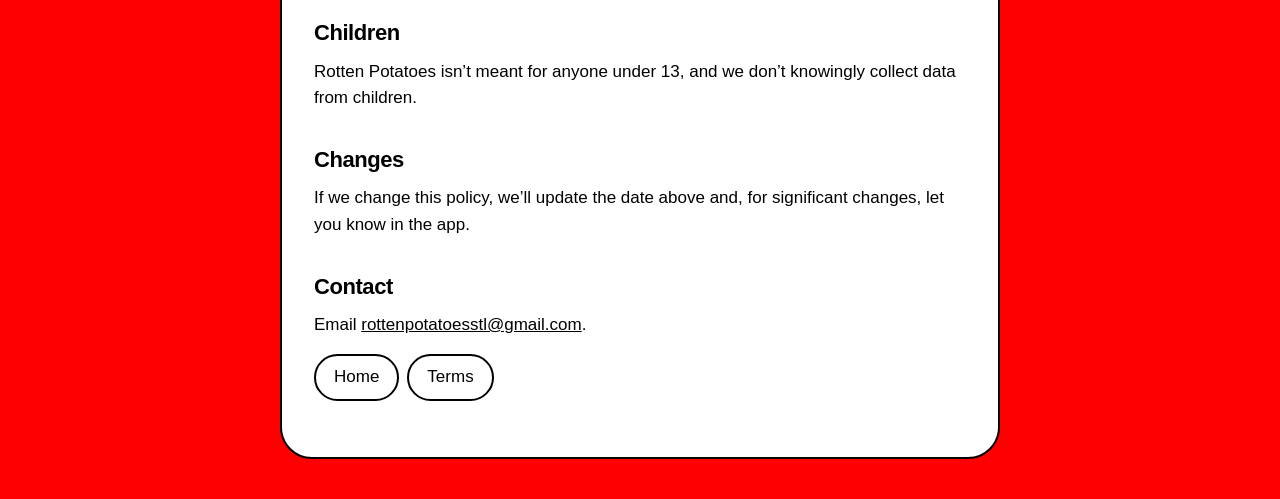
<file: privacy/index.html>
<!doctype html>
<html lang="en">
<head>
<meta charset="utf-8">
<meta name="viewport" content="width=device-width, initial-scale=1">
<title>Privacy Policy · Rotten Potatoes</title>
<link rel="stylesheet" href="/style.css">
</head>
<body>
<main>
  <h1>Privacy Policy</h1>
  <p class="muted">Last updated: November 2, 2026</p>

  <p>Rotten Potatoes (&ldquo;we&rdquo;) is an app and art project by Dumpster Fire Industries, LLC that ranks St. Louis social media creators using public data. This policy explains what we collect, why, and the choices you have.</p>

  <h2>If you use the app</h2>
  <p>You can browse without an account. If you create one, we collect:</p>
  <ul>
    <li><strong>Sign-in details</strong> from Apple or Google: an account ID, and your email address and name if you choose to share them (Apple lets you hide your email).</li>
    <li><strong>Profile details you add</strong>, such as a display name. A profile photo you pick stays on your device.</li>
    <li><strong>Social accounts you connect</strong>: the Instagram or TikTok handle you verify and its public account ID. To verify it, we check that account&rsquo;s public bio for a code you add. We don&rsquo;t keep the bio, and you can remove the code once you&rsquo;re connected.</li>
    <li><strong>Basic technical data</strong> needed to run the service, such as sign-in times.</li>
  </ul>
  <p>We use this only to run your account. We don&rsquo;t sell it, show you ads, or track you across other apps or websites. We never post anything on your behalf.</p>

  <h2>If you&rsquo;re a ranked creator</h2>
  <p>We rank creators with public Instagram or TikTok accounts. For those accounts we collect only public information:</p>
  <ul>
    <li>Your public handle, display name and profile picture.</li>
    <li>Public counts: followers, and likes, comments, views, shares and saves on recent public posts.</li>
    <li>Public comments on recent posts, which are classified automatically as positive, neutral, negative or spam. We store only the totals. Comment text and commenters&rsquo; identities are discarded right after classification and never stored or shown.</li>
  </ul>
  <p>We never access private accounts, messages, or anything behind a login.</p>

  <h2>Who we share data with</h2>
  <p>We use service providers to run Rotten Potatoes: Supabase (database and hosting), Apify (collecting public social media data), and Anthropic (classifying comments). They process data only to provide their services to us. We don&rsquo;t sell personal information.</p>

  <h2>How long we keep it</h2>
  <p>Account data is kept until you delete your account. Public creator statistics are kept to calculate weekly rankings and history.</p>

  <h2>Your choices and rights</h2>
  <ul>
    <li><strong>Delete your account</strong> any time in the app: My Profile → Delete account. This permanently removes your account data.</li>
    <li><strong>Ask about your data</strong>, including access, correction or deletion, by emailing us. Depending on where you live, you may have additional rights under local law.</li>
  </ul>

  <h2>Children</h2>
  <p>Rotten Potatoes isn&rsquo;t meant for anyone under 13, and we don&rsquo;t knowingly collect data from children.</p>

  <h2>Changes</h2>
  <p>If we change this policy, we&rsquo;ll update the date above and, for significant changes, let you know in the app.</p>

  <h2>Contact</h2>
  <p>Email <a href="mailto:rottenpotatoesstl@gmail.com">rottenpotatoesstl@gmail.com</a>.</p>

  <p><a class="pill" href="/">Home</a><a class="pill" href="/terms/">Terms</a></p>
</main>
</body>
</html>
</file>
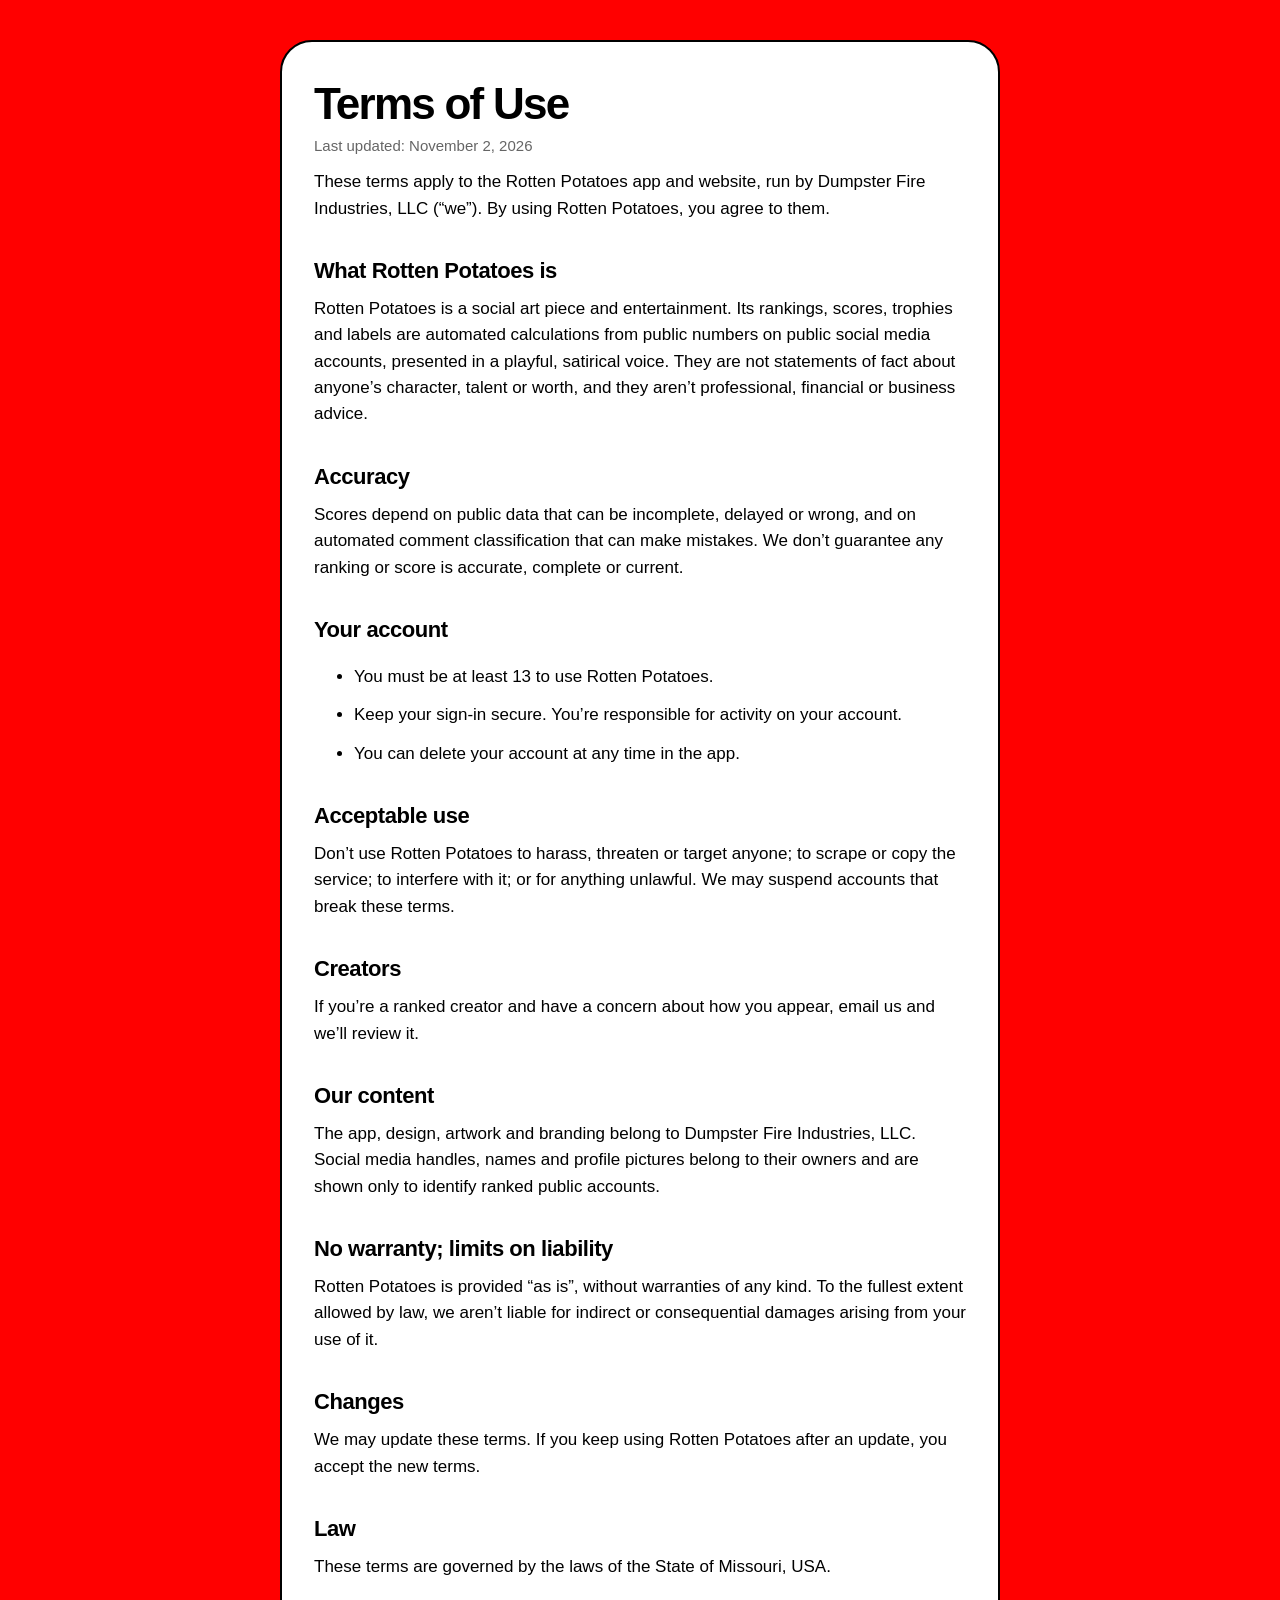
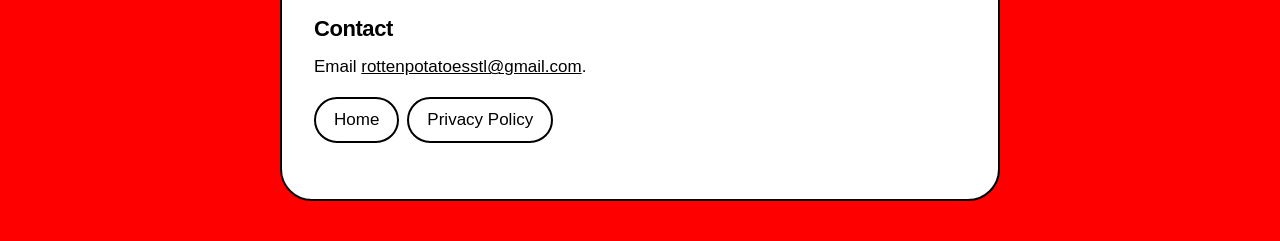
<file: terms/index.html>
<!doctype html>
<html lang="en">
<head>
<meta charset="utf-8">
<meta name="viewport" content="width=device-width, initial-scale=1">
<title>Terms · Rotten Potatoes</title>
<link rel="stylesheet" href="/style.css">
</head>
<body>
<main>
  <h1>Terms of Use</h1>
  <p class="muted">Last updated: November 2, 2026</p>

  <p>These terms apply to the Rotten Potatoes app and website, run by Dumpster Fire Industries, LLC (&ldquo;we&rdquo;). By using Rotten Potatoes, you agree to them.</p>

  <h2>What Rotten Potatoes is</h2>
  <p>Rotten Potatoes is a social art piece and entertainment. Its rankings, scores, trophies and labels are automated calculations from public numbers on public social media accounts, presented in a playful, satirical voice. They are not statements of fact about anyone&rsquo;s character, talent or worth, and they aren&rsquo;t professional, financial or business advice.</p>

  <h2>Accuracy</h2>
  <p>Scores depend on public data that can be incomplete, delayed or wrong, and on automated comment classification that can make mistakes. We don&rsquo;t guarantee any ranking or score is accurate, complete or current.</p>

  <h2>Your account</h2>
  <ul>
    <li>You must be at least 13 to use Rotten Potatoes.</li>
    <li>Keep your sign-in secure. You&rsquo;re responsible for activity on your account.</li>
    <li>You can delete your account at any time in the app.</li>
  </ul>

  <h2>Acceptable use</h2>
  <p>Don&rsquo;t use Rotten Potatoes to harass, threaten or target anyone; to scrape or copy the service; to interfere with it; or for anything unlawful. We may suspend accounts that break these terms.</p>

  <h2>Creators</h2>
  <p>If you&rsquo;re a ranked creator and have a concern about how you appear, email us and we&rsquo;ll review it.</p>

  <h2>Our content</h2>
  <p>The app, design, artwork and branding belong to Dumpster Fire Industries, LLC. Social media handles, names and profile pictures belong to their owners and are shown only to identify ranked public accounts.</p>

  <h2>No warranty; limits on liability</h2>
  <p>Rotten Potatoes is provided &ldquo;as is&rdquo;, without warranties of any kind. To the fullest extent allowed by law, we aren&rsquo;t liable for indirect or consequential damages arising from your use of it.</p>

  <h2>Changes</h2>
  <p>We may update these terms. If you keep using Rotten Potatoes after an update, you accept the new terms.</p>

  <h2>Law</h2>
  <p>These terms are governed by the laws of the State of Missouri, USA.</p>

  <h2>Contact</h2>
  <p>Email <a href="mailto:rottenpotatoesstl@gmail.com">rottenpotatoesstl@gmail.com</a>.</p>

  <p><a class="pill" href="/">Home</a><a class="pill" href="/privacy/">Privacy Policy</a></p>
</main>
</body>
</html>
</file>
<file: style.css>
:root { --red: #ff0000; --ink: #000; --paper: #fff; }
* { box-sizing: border-box; }
body { margin: 0; background: var(--red); color: var(--ink);
  font: 17px/1.55 "Geist", -apple-system, BlinkMacSystemFont, "Helvetica Neue", sans-serif; }
main { max-width: 720px; margin: 40px auto; padding: 40px 32px; background: var(--paper);
  border: 2px solid var(--ink); border-radius: 32px; }
h1 { font-size: 44px; line-height: 1; letter-spacing: -0.04em; margin: 0 0 8px; }
h2 { font-size: 22px; letter-spacing: -0.02em; margin: 32px 0 8px; }
p, li { margin: 0 0 12px; }
a { color: var(--ink); }
.muted { opacity: 0.6; font-size: 15px; }
.pill { display: inline-block; padding: 8px 18px; border: 2px solid var(--ink); border-radius: 999px;
  background: var(--paper); text-decoration: none; margin: 4px 8px 4px 0; }
@media (max-width: 760px) { main { margin: 16px; padding: 28px 20px; border-radius: 24px; } h1 { font-size: 36px; } }
</file>
